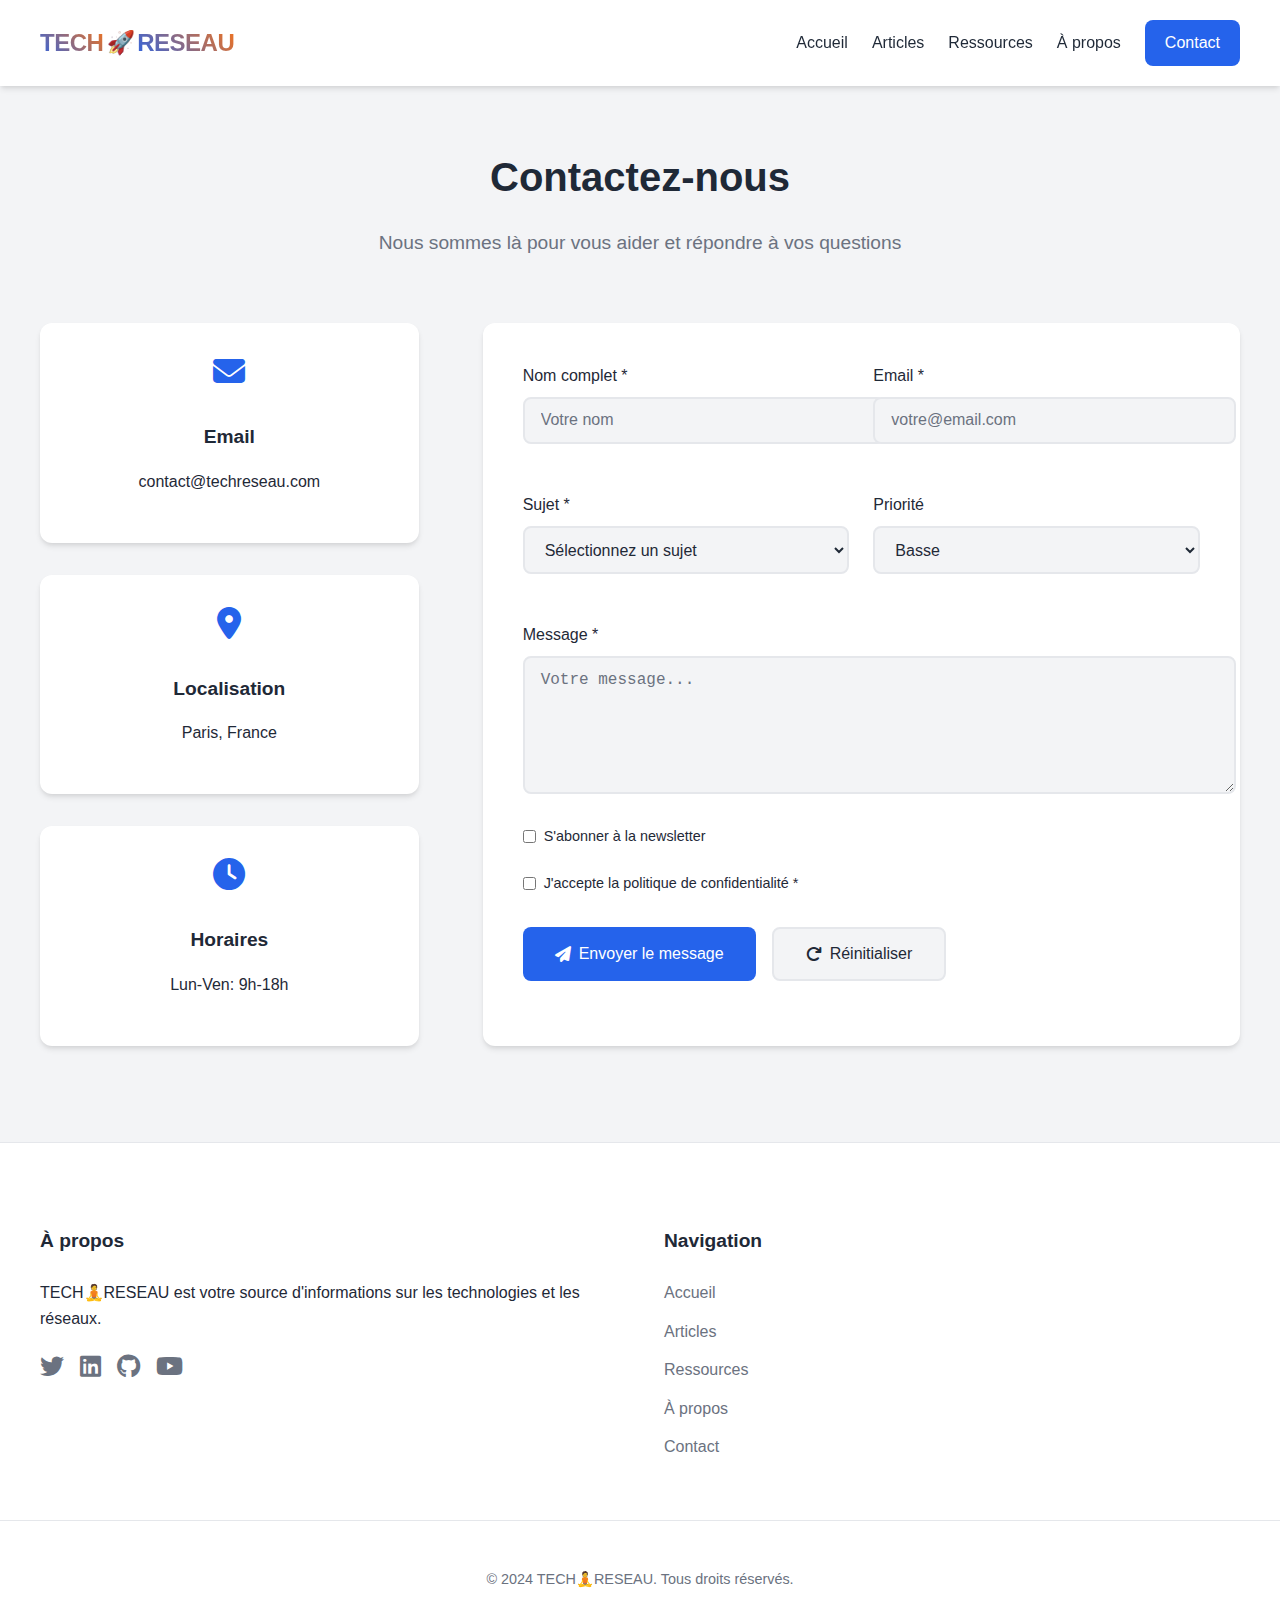
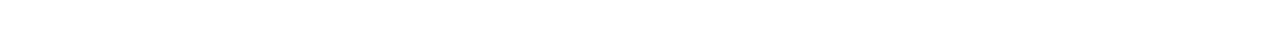
<file: contact.html>
<!DOCTYPE html>
<html lang="fr">
<head>
    <meta charset="UTF-8">
    <meta name="viewport" content="width=device-width, initial-scale=1.0">
    <title>Contact - Tech&Réseau</title>
    <link rel="stylesheet" href="styles.css">
    <link rel="stylesheet" href="https://cdnjs.cloudflare.com/ajax/libs/font-awesome/6.5.1/css/all.min.css">
</head>
<body>
    <header>
        <div class="header-container">
            <a href="index.html" class="logo">
                <span>TECH</span>
                <span class="emoji">🚀</span>
                <span>RESEAU</span>
            </a>
            <nav id="mainNav">
                <a href="index.html">Accueil</a>
                <a href="articles.html">Articles</a>
                <a href="ressources.html">Ressources</a>
                <a href="apropos.html">À propos</a>
                <a href="contact.html" class="contact">Contact</a>
            </nav>
        </div>
    </header>

    <main class="contact-container">
        <section class="contact-hero">
            <h1>Contactez-nous</h1>
            <p class="subtitle">Nous sommes là pour vous aider et répondre à vos questions</p>
        </section>

        <section class="contact-content">
            <div class="contact-info">
                <div class="info-card">
                    <i class="fas fa-envelope"></i>
                    <h3>Email</h3>
                    <p>contact@techreseau.com</p>
                </div>
                <div class="info-card">
                    <i class="fas fa-map-marker-alt"></i>
                    <h3>Localisation</h3>
                    <p>Paris, France</p>
                </div>
                <div class="info-card">
                    <i class="fas fa-clock"></i>
                    <h3>Horaires</h3>
                    <p>Lun-Ven: 9h-18h</p>
                </div>
            </div>

            <form class="contact-form" id="contactForm">
                <div class="form-row">
                    <div class="form-group">
                        <label for="name">Nom complet *</label>
                        <input type="text" id="name" name="name" required placeholder="Votre nom">
                        <span class="error-message"></span>
                    </div>
                    <div class="form-group">
                        <label for="email">Email *</label>
                        <input type="email" id="email" name="email" required placeholder="votre@email.com">
                        <span class="error-message"></span>
                    </div>
                </div>

                <div class="form-row">
                    <div class="form-group">
                        <label for="subject">Sujet *</label>
                        <select id="subject" name="subject" required>
                            <option value="">Sélectionnez un sujet</option>
                            <option value="question">Question générale</option>
                            <option value="support">Support technique</option>
                            <option value="partnership">Partenariat</option>
                            <option value="other">Autre</option>
                        </select>
                        <span class="error-message"></span>
                    </div>
                    <div class="form-group">
                        <label for="priority">Priorité</label>
                        <select id="priority" name="priority">
                            <option value="low">Basse</option>
                            <option value="medium">Moyenne</option>
                            <option value="high">Haute</option>
                        </select>
                    </div>
                </div>

                <div class="form-group">
                    <label for="message">Message *</label>
                    <textarea id="message" name="message" rows="6" required placeholder="Votre message..."></textarea>
                    <span class="error-message"></span>
                </div>

                <div class="form-group checkbox-group">
                    <input type="checkbox" id="newsletter" name="newsletter">
                    <label for="newsletter">S'abonner à la newsletter</label>
                </div>

                <div class="form-group checkbox-group">
                    <input type="checkbox" id="privacy" name="privacy" required>
                    <label for="privacy">J'accepte la politique de confidentialité *</label>
                    <span class="error-message"></span>
                </div>

                <div class="form-actions">
                    <button type="submit" class="submit-btn">
                        <i class="fas fa-paper-plane"></i>
                        Envoyer le message
                    </button>
                    <button type="reset" class="reset-btn">
                        <i class="fas fa-redo"></i>
                        Réinitialiser
                    </button>
                </div>
            </form>
        </section>
    </main>

    <footer class="footer">
        <div class="footer-container">
            <div class="footer-section">
                <h3>À propos</h3>
                <p>TECH🧘RESEAU est votre source d'informations sur les technologies et les réseaux.</p>
                <div class="footer-social">
                    <a href="#" class="social-link"><i class="fab fa-twitter"></i></a>
                    <a href="#" class="social-link"><i class="fab fa-linkedin"></i></a>
                    <a href="#" class="social-link"><i class="fab fa-github"></i></a>
                    <a href="#" class="social-link"><i class="fab fa-youtube"></i></a>
                </div>
            </div>
            <div class="footer-section">
                <h3>Navigation</h3>
                <ul class="footer-links">
                    <li><a href="index.html">Accueil</a></li>
                    <li><a href="articles.html">Articles</a></li>
                    <li><a href="ressources.html">Ressources</a></li>
                    <li><a href="apropos.html">À propos</a></li>
                    <li><a href="contact.html">Contact</a></li>
                </ul>
            </div>
        </div>
        <div class="footer-bottom">
            <p>&copy; 2024 TECH🧘RESEAU. Tous droits réservés.</p>
        </div>
    </footer>

    <script src="script.js"></script>
</body>
</html>
</file>
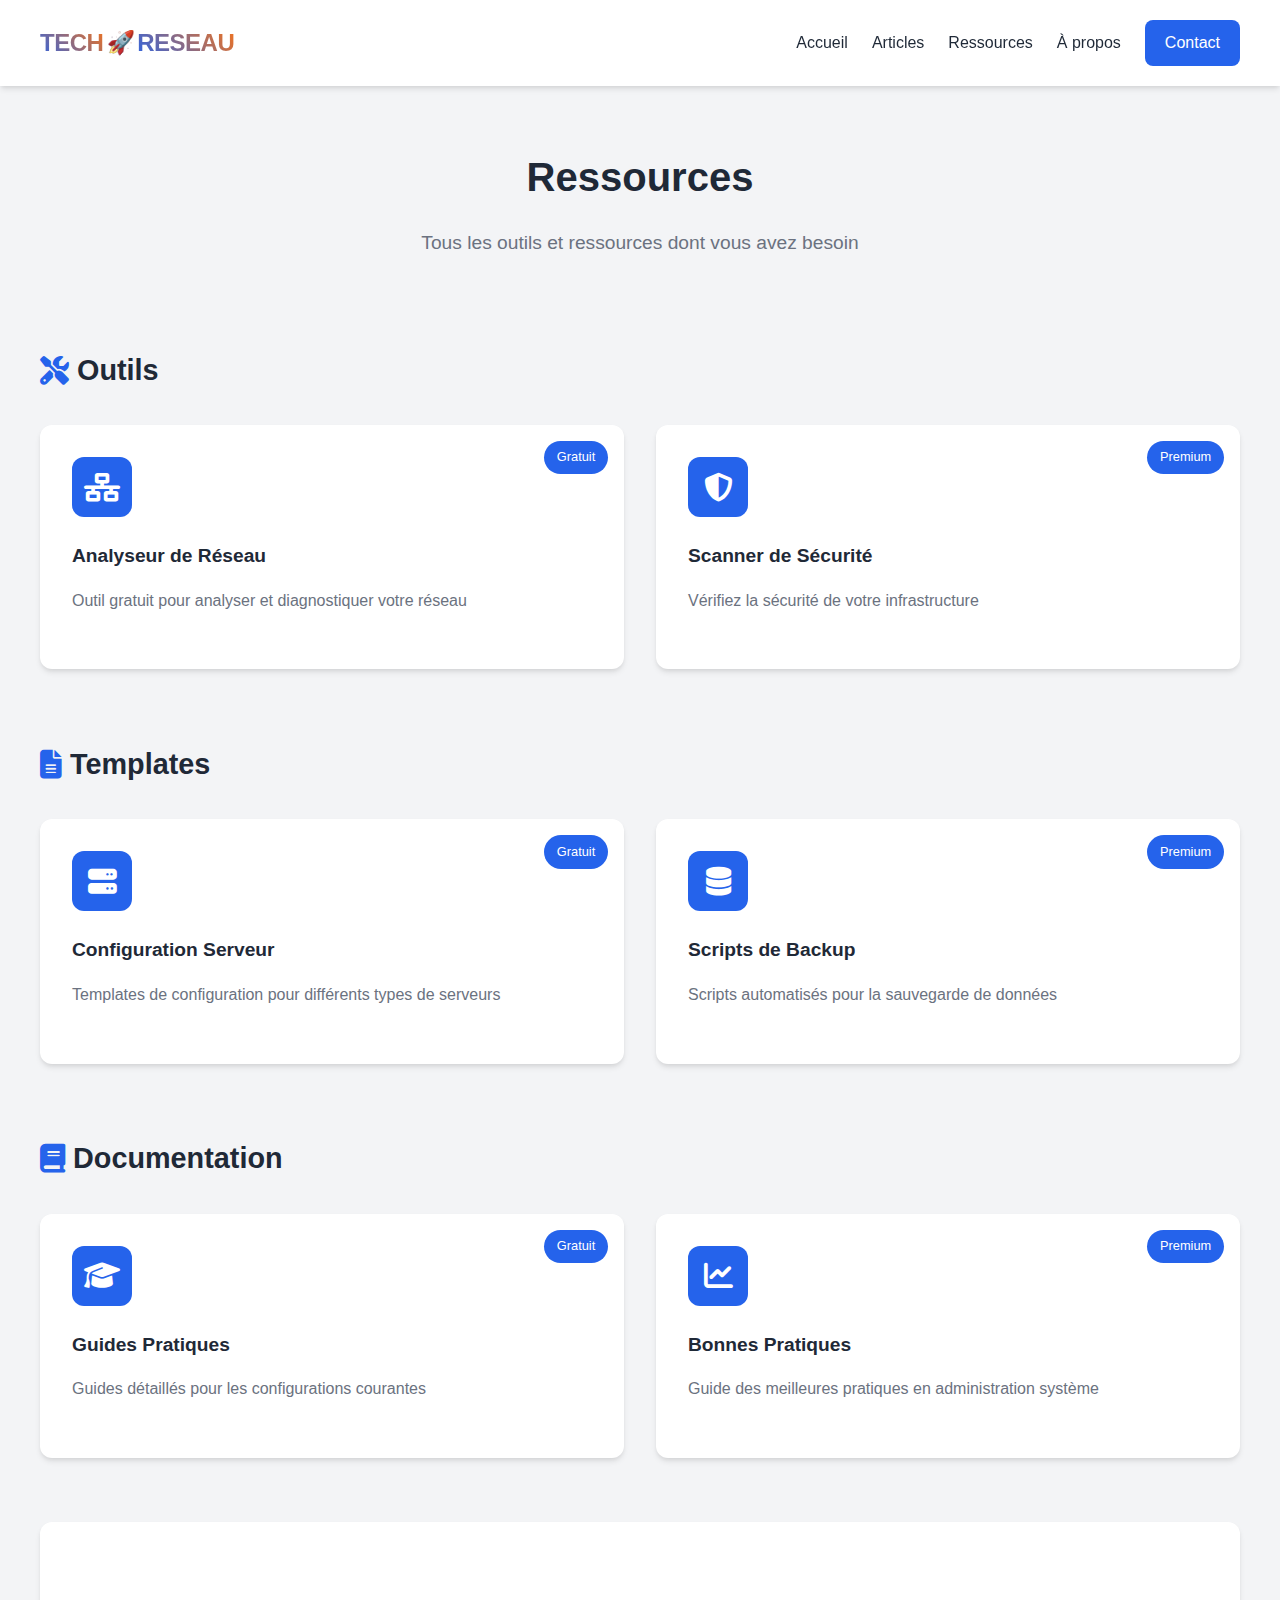
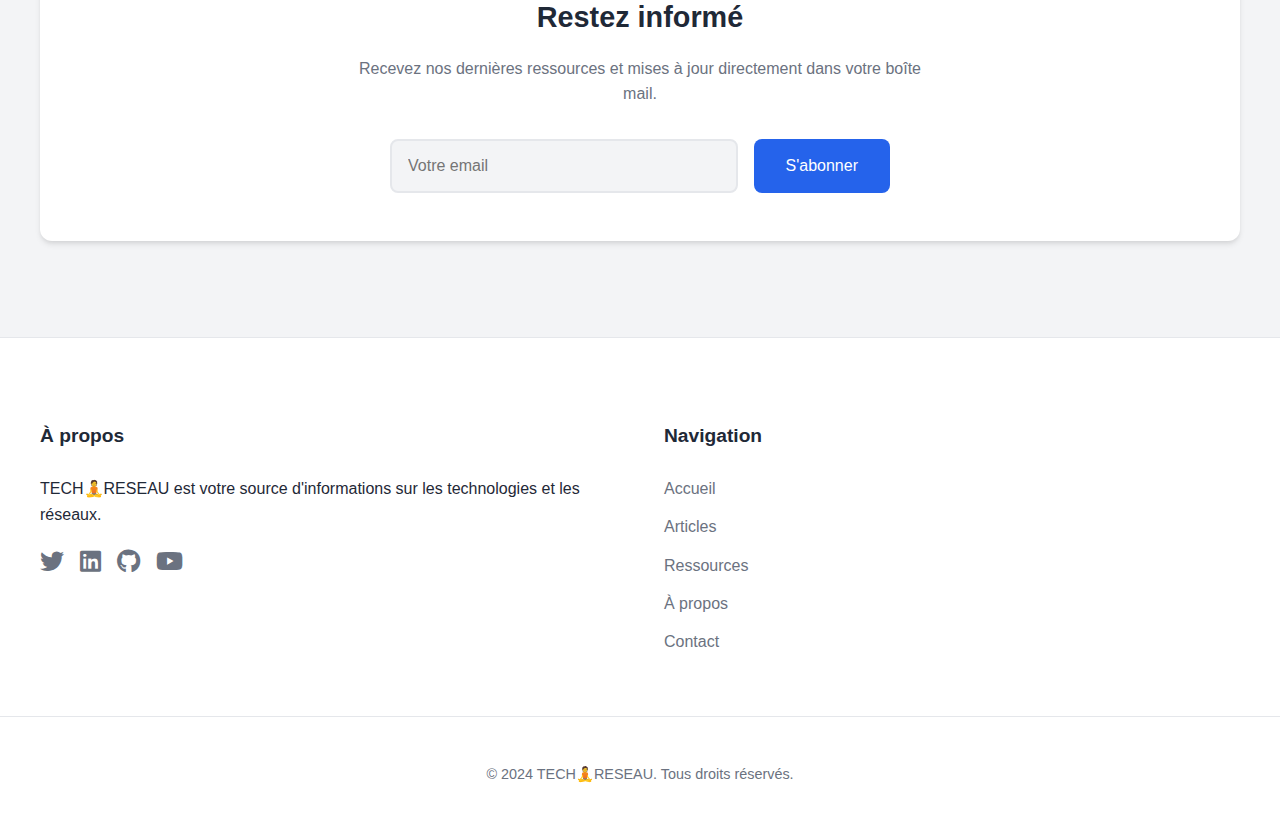
<file: ressources.html>
<!DOCTYPE html>
<html lang="fr">
<head>
    <meta charset="UTF-8">
    <meta name="viewport" content="width=device-width, initial-scale=1.0">
    <title>Ressources - Tech&Réseau</title>
    <link rel="stylesheet" href="styles.css">
    <link rel="stylesheet" href="https://cdnjs.cloudflare.com/ajax/libs/font-awesome/6.5.1/css/all.min.css">
</head>
<body>
    <header>
        <div class="header-container">
            <a href="index.html" class="logo">
                <span>TECH</span>
                <span class="emoji">🚀</span>
                <span>RESEAU</span>
            </a>
            <nav id="mainNav">
                <a href="index.html">Accueil</a>
                <a href="articles.html">Articles</a>
                <a href="ressources.html">Ressources</a>
                <a href="apropos.html">À propos</a>
                <a href="contact.html" class="contact">Contact</a>
            </nav>
        </div>
    </header>

    <main class="resources-container">
        <section class="resources-hero">
            <h1>Ressources</h1>
            <p class="subtitle">Tous les outils et ressources dont vous avez besoin</p>
        </section>

        <section class="resources-content">
            <div class="resources-grid">
                <!-- Outils -->
                <div class="resource-category">
                    <h2><i class="fas fa-tools"></i> Outils</h2>
                    <div class="resource-cards">
                        <a href="#" class="resource-card">
                            <div class="resource-icon">
                                <i class="fas fa-network-wired"></i>
                            </div>
                            <h3>Analyseur de Réseau</h3>
                            <p>Outil gratuit pour analyser et diagnostiquer votre réseau</p>
                            <span class="resource-tag">Gratuit</span>
                        </a>
                        <a href="#" class="resource-card">
                            <div class="resource-icon">
                                <i class="fas fa-shield-alt"></i>
                            </div>
                            <h3>Scanner de Sécurité</h3>
                            <p>Vérifiez la sécurité de votre infrastructure</p>
                            <span class="resource-tag">Premium</span>
                        </a>
                    </div>
                </div>

                <!-- Templates -->
                <div class="resource-category">
                    <h2><i class="fas fa-file-alt"></i> Templates</h2>
                    <div class="resource-cards">
                        <a href="#" class="resource-card">
                            <div class="resource-icon">
                                <i class="fas fa-server"></i>
                            </div>
                            <h3>Configuration Serveur</h3>
                            <p>Templates de configuration pour différents types de serveurs</p>
                            <span class="resource-tag">Gratuit</span>
                        </a>
                        <a href="#" class="resource-card">
                            <div class="resource-icon">
                                <i class="fas fa-database"></i>
                            </div>
                            <h3>Scripts de Backup</h3>
                            <p>Scripts automatisés pour la sauvegarde de données</p>
                            <span class="resource-tag">Premium</span>
                        </a>
                    </div>
                </div>

                <!-- Documentation -->
                <div class="resource-category">
                    <h2><i class="fas fa-book"></i> Documentation</h2>
                    <div class="resource-cards">
                        <a href="#" class="resource-card">
                            <div class="resource-icon">
                                <i class="fas fa-graduation-cap"></i>
                            </div>
                            <h3>Guides Pratiques</h3>
                            <p>Guides détaillés pour les configurations courantes</p>
                            <span class="resource-tag">Gratuit</span>
                        </a>
                        <a href="#" class="resource-card">
                            <div class="resource-icon">
                                <i class="fas fa-chart-line"></i>
                            </div>
                            <h3>Bonnes Pratiques</h3>
                            <p>Guide des meilleures pratiques en administration système</p>
                            <span class="resource-tag">Premium</span>
                        </a>
                    </div>
                </div>
            </div>

            <!-- Newsletter Section -->
            <div class="resources-newsletter">
                <div class="newsletter-content">
                    <h2>Restez informé</h2>
                    <p>Recevez nos dernières ressources et mises à jour directement dans votre boîte mail.</p>
                    <form class="newsletter-form">
                        <input type="email" placeholder="Votre email" required>
                        <button type="submit">S'abonner</button>
                    </form>
                </div>
            </div>
        </section>
    </main>

    <footer class="footer">
        <div class="footer-container">
            <div class="footer-section">
                <h3>À propos</h3>
                <p>TECH🧘RESEAU est votre source d'informations sur les technologies et les réseaux.</p>
                <div class="footer-social">
                    <a href="#" class="social-link"><i class="fab fa-twitter"></i></a>
                    <a href="#" class="social-link"><i class="fab fa-linkedin"></i></a>
                    <a href="#" class="social-link"><i class="fab fa-github"></i></a>
                    <a href="#" class="social-link"><i class="fab fa-youtube"></i></a>
                </div>
            </div>
            <div class="footer-section">
                <h3>Navigation</h3>
                <ul class="footer-links">
                    <li><a href="index.html">Accueil</a></li>
                    <li><a href="articles.html">Articles</a></li>
                    <li><a href="ressources.html">Ressources</a></li>
                    <li><a href="apropos.html">À propos</a></li>
                    <li><a href="contact.html">Contact</a></li>
                </ul>
            </div>
        </div>
        <div class="footer-bottom">
            <p>&copy; 2024 TECH🧘RESEAU. Tous droits réservés.</p>
        </div>
    </footer>

    <script src="script.js"></script>
</body>
</html>
</file>
<file: styles.css>
:root {
  /* Light theme */
  --primary-color: #2563eb;
  --secondary-color: #3b82f6;
  --text-color: #1f2937;
  --background-color: #f3f4f6;
  --card-bg: #ffffff;
  --card-shadow: 0 4px 6px -1px rgba(0, 0, 0, 0.1), 0 2px 4px -1px rgba(0, 0, 0, 0.06);
  --border-color: #e5e7eb;
  --muted-text: #6b7280;
}

[data-theme="dark"] {
  --primary-color: #3b82f6;
  --secondary-color: #60a5fa;
  --text-color: #f3f4f6;
  --background-color: #111827;
  --card-bg: #1f2937;
  --card-shadow: 0 4px 6px -1px rgba(0, 0, 0, 0.2), 0 2px 4px -1px rgba(0, 0, 0, 0.1);
  --border-color: #374151;
  --muted-text: #9ca3af;
}

body {
  font-family: 'Inter', 'Segoe UI', sans-serif;
  margin: 0;
  background: var(--background-color);
  color: var(--text-color);
  line-height: 1.6;
  transition: background-color 0.3s ease, color 0.3s ease;
}

/* Theme Toggle */
.theme-toggle {
  position: fixed;
  bottom: 2rem;
  right: 2rem;
  width: 3rem;
  height: 3rem;
  border-radius: 50%;
  background: var(--primary-color);
  color: white;
  border: none;
  cursor: pointer;
  display: flex;
  align-items: center;
  justify-content: center;
  font-size: 1.2rem;
  box-shadow: var(--card-shadow);
  transition: all 0.3s ease;
  z-index: 1000;
}

.theme-toggle:hover {
  transform: scale(1.1);
  background: var(--primary-dark);
}

/* Back to Top Button */
.back-to-top {
  position: fixed;
  bottom: 2rem;
  right: 6rem;
  width: 3rem;
  height: 3rem;
  border-radius: 50%;
  background: var(--primary-color);
  color: white;
  border: none;
  cursor: pointer;
  display: flex;
  align-items: center;
  justify-content: center;
  font-size: 1.2rem;
  box-shadow: var(--card-shadow);
  transition: all 0.3s ease;
  z-index: 1000;
  opacity: 0;
  visibility: hidden;
  text-decoration: none;
}

.back-to-top.visible {
  opacity: 1;
  visibility: visible;
}

.back-to-top:hover {
  transform: scale(1.1);
  background: var(--primary-dark);
  color: white;
}

/* Dark mode adjustments for buttons */
[data-theme="dark"] .theme-toggle,
[data-theme="dark"] .back-to-top {
  background: var(--primary-color);
  color: white;
}

[data-theme="dark"] .theme-toggle:hover,
[data-theme="dark"] .back-to-top:hover {
  background: var(--primary-dark);
}

/* HEADER */
header {
  background: var(--card-bg);
  box-shadow: var(--card-shadow);
  position: sticky;
  top: 0;
  z-index: 100;
}

.header-container {
  max-width: 1200px;
  margin: 0 auto;
  padding: 1.2rem;
  display: flex;
  justify-content: space-between;
  align-items: center;
}

.logo {
  font-size: 1.5rem;
  font-weight: 800;
  color: var(--text-color);
  text-decoration: none;
  display: flex;
  align-items: center;
  gap: 0.2rem;
  position: relative;
  padding: 0.3rem 0;
}

.logo::before {
  content: '';
  position: absolute;
  bottom: 0;
  left: 0;
  width: 100%;
  height: 2px;
  background: linear-gradient(90deg, var(--primary-color), #f97316);
  border-radius: 2px;
  transform: scaleX(0);
  transform-origin: left;
  transition: transform 0.3s ease;
}

.logo:hover::before {
  transform: scaleX(1);
}

.logo span {
  background: linear-gradient(45deg, var(--primary-color), #f97316);
  -webkit-background-clip: text;
  background-clip: text;
  color: transparent;
  font-weight: 900;
  letter-spacing: -0.5px;
}

.logo .emoji {
  font-size: 1.4rem;
  color: #f97316;
  animation: float 3s ease-in-out infinite;
}

@keyframes float {
  0%, 100% {
    transform: translateY(0);
  }
  50% {
    transform: translateY(-3px);
  }
}

nav {
  display: flex;
  gap: 1.5rem;
  align-items: center;
}

nav a {
  text-decoration: none;
  color: var(--text-color);
  font-weight: 500;
  transition: color 0.2s ease;
  position: relative;
}

nav a:hover {
  color: var(--primary-color);
}

nav a::after {
  content: '';
  position: absolute;
  width: 0;
  height: 2px;
  bottom: -4px;
  left: 0;
  background-color: var(--primary-color);
  transition: width 0.2s ease;
}

nav a:hover::after {
  width: 100%;
}

nav a.contact {
  background: var(--primary-color);
  color: white;
  padding: 10px 20px;
  border-radius: 8px;
  transition: transform 0.2s ease, box-shadow 0.2s ease;
}

nav a.contact:hover {
  transform: translateY(-2px);
  box-shadow: 0 4px 12px rgba(37, 99, 235, 0.2);
}

nav a.contact::after {
  display: none;
}

/* FEATURED ARTICLE */
.featured-container {
  max-width: 1200px;
  margin: 2rem auto;
  padding: 0 1.5rem;
}

.featured-article {
  background: white;
  border-radius: 20px;
  overflow: hidden;
  box-shadow: var(--card-shadow);
  display: grid;
  grid-template-columns: 1.5fr 1fr;
  transition: transform 0.3s ease;
}

.featured-article:hover {
  transform: translateY(-5px);
}

.featured-image {
  position: relative;
  height: 400px;
}

.featured-image img {
  width: 100%;
  height: 100%;
  object-fit: cover;
}

.featured-content {
  padding: 2rem;
  display: flex;
  flex-direction: column;
  justify-content: center;
}

.featured-category {
  font-size: 0.8rem;
  font-weight: bold;
  color: #666;
  text-transform: uppercase;
  margin-bottom: 0.8rem;
}

.featured-title {
  font-size: 1.1rem;
  font-weight: bold;
  line-height: 1.4;
  margin-bottom: 0.8rem;
  color: var(--text-color);
}

.featured-description {
  font-size: 0.95rem;
  color: #555;
  margin-bottom: 1rem;
  line-height: 1.6;
}

.featured-meta {
  display: flex;
  align-items: center;
  gap: 10px;
  margin-top: auto;
}

.featured-meta img {
  width: 24px;
  height: 24px;
  border-radius: 50%;
}

.featured-meta-info {
  display: flex;
  flex-direction: column;
}

.featured-author {
  font-weight: bold;
  color: var(--text-color);
  font-size: 0.8rem;
}

.featured-date {
  font-size: 0.8rem;
  color: #888;
}

/* GRID ARTICLES */
.container {
  max-width: 1200px;
  margin: 4rem auto;
  padding: 0 1.5rem;
  display: grid;
  grid-template-columns: repeat(auto-fit, minmax(320px, 1fr));
  gap: 2.5rem;
}

.card {
  background: var(--card-bg);
  border-radius: 16px;
  overflow: hidden;
  box-shadow: var(--card-shadow);
  display: flex;
  flex-direction: column;
  transition: all 0.3s ease;
  position: relative;
}

.card:hover {
  transform: translateY(-8px);
  box-shadow: 0 12px 24px -8px rgba(0, 0, 0, 0.15);
}

.card img {
  width: 100%;
  height: 200px;
  object-fit: cover;
  transition: transform 0.3s ease;
}

.card:hover img {
  transform: scale(1.05);
}

.card .category {
  font-size: 0.8rem;
  font-weight: bold;
  color: var(--muted-text);
  padding: 0.8rem 1rem 0 1rem;
  text-transform: uppercase;
}

.card h2 {
  font-size: 1.1rem;
  margin: 0.4rem 1rem;
}

.card p {
  font-size: 0.95rem;
  margin: 0.5rem 1rem 1rem;
  color: var(--muted-text);
}

.read-more {
  color: var(--primary-color);
  font-weight: bold;
  margin: 0 1rem 1rem;
  text-decoration: none;
  display: inline-block;
}

.read-more:hover {
  text-decoration: underline;
  color: #003acc;
}

.footer-meta {
  display: flex;
  align-items: center;
  gap: 10px;
  font-size: 0.8rem;
  color: var(--muted-text);
  border-top: 1px solid var(--border-color);
  padding: 1rem;
}

.footer-meta img {
  border-radius: 50%;
  width: 24px;
  height: 24px;
}

/* FOOTER */
.footer {
  background: var(--card-bg);
  border-top: 1px solid var(--border-color);
  padding: 4rem 0 2rem;
  margin-top: 4rem;
}

.footer-container {
  max-width: 1200px;
  margin: 0 auto;
  padding: 0 1.5rem;
  display: grid;
  grid-template-columns: repeat(auto-fit, minmax(250px, 1fr));
  gap: 3rem;
}

.footer-section h3 {
  color: var(--text-color);
  font-size: 1.2rem;
  margin-bottom: 1.5rem;
}

.footer-links {
  list-style: none;
  padding: 0;
  margin: 0;
}

.footer-links li {
  margin-bottom: 0.8rem;
}

.footer-links a {
  color: var(--muted-text);
  text-decoration: none;
  transition: color 0.2s ease;
}

.footer-links a:hover {
  color: var(--primary-color);
}

.footer-social {
  display: flex;
  gap: 1rem;
  margin-top: 1rem;
}

.social-link {
  color: var(--muted-text);
  font-size: 1.5rem;
  transition: color 0.2s ease, transform 0.2s ease;
}

.social-link:hover {
  color: var(--primary-color);
  transform: translateY(-3px);
}

.footer-bottom {
  text-align: center;
  padding-top: 2rem;
  margin-top: 3rem;
  border-top: 1px solid var(--border-color);
  color: var(--muted-text);
  font-size: 0.9rem;
}

/* Mobile Menu Styles */
.menu-toggle {
  display: none;
  background: none;
  border: none;
  color: var(--text-color);
  font-size: 1.5rem;
  cursor: pointer;
  padding: 0.5rem;
  z-index: 1002;
}

.menu-overlay {
  display: none;
  position: fixed;
  top: 0;
  left: 0;
  width: 100%;
  height: 100%;
  background: rgba(0, 0, 0, 0.7);
  z-index: 1001;
  opacity: 0;
  transition: opacity 0.3s ease;
  pointer-events: none;
  visibility: hidden;
}

.menu-overlay.active {
  opacity: 1;
  pointer-events: auto;
  visibility: visible;
}

@media (max-width: 768px) {
  .menu-toggle {
    display: block;
  }

  .header-container {
    flex-direction: column;
    gap: 1rem;
    padding: 1rem;
  }

  nav#mainNav {
    width: 100%;
    overflow-x: auto;
    overflow-y: hidden;
    white-space: nowrap;
    padding: 0.5rem 0;
    -webkit-overflow-scrolling: touch;
    scrollbar-width: none; /* Firefox */
    -ms-overflow-style: none; /* IE and Edge */
  }

  nav#mainNav::-webkit-scrollbar {
    display: none; /* Chrome, Safari, Opera */
  }

  nav#mainNav {
    display: flex;
    gap: 1rem;
    padding: 0.5rem 1rem;
  }

  nav#mainNav a {
    padding: 0.5rem 1rem;
    font-size: 0.9rem;
    border: 1px solid var(--border-color);
    border-radius: 20px;
    white-space: nowrap;
    background: var(--card-bg);
    transition: all 0.3s ease;
  }

  nav#mainNav a:hover {
    background: var(--primary-color);
    color: white;
    border-color: var(--primary-color);
  }

  nav#mainNav a.contact {
    background: var(--primary-color);
    color: white;
    border: none;
  }

  nav#mainNav a.contact:hover {
    background: var(--secondary-color);
  }

  .menu-overlay {
    display: none;
  }

  .container {
    margin: 2rem auto;
    gap: 1.5rem;
  }

  .featured-image {
    height: 250px;
  }

  .theme-toggle {
    bottom: 1rem;
    left: 1rem;
  }

  .footer-container {
    gap: 2rem;
  }

  .footer {
    padding: 3rem 0 1.5rem;
  }
}

/* Responsive Featured Article */
@media (max-width: 768px) {
  .featured-article {
    flex-direction: column;
  }

  .featured-image {
    width: 100%;
    height: 250px;
  }

  .featured-content {
    width: 100%;
    padding: 1.5rem;
  }

  .featured-title {
    font-size: 1.5rem;
  }
}

/* Responsive Grid Articles */
@media (max-width: 768px) {
  .articles-grid {
    grid-template-columns: 1fr;
    gap: 1.5rem;
  }

  .article-card {
    max-width: 100%;
  }
}

/* Responsive Footer */
@media (max-width: 768px) {
  .footer-container {
    grid-template-columns: 1fr;
    gap: 2rem;
    text-align: center;
  }

  .footer-social {
    justify-content: center;
  }

  .footer-links {
    text-align: center;
  }
}

/* Responsive Theme Toggle and Back to Top */
@media (max-width: 768px) {
  .theme-toggle,
  .back-to-top {
    width: 2.5rem;
    height: 2.5rem;
    font-size: 1rem;
  }

  .theme-toggle {
    bottom: 1rem;
    right: 1rem;
  }

  .back-to-top {
    bottom: 1rem;
    right: 4rem;
  }
}

@media(max-width: 1024px) {
  .featured-article {
    grid-template-columns: 1fr;
  }

  .featured-image {
    height: 300px;
  }
}

/* About Page Styles */
.about-container {
    max-width: 1200px;
    margin: 0 auto;
    padding: 2rem 1.5rem;
}

.about-hero {
    text-align: center;
    margin-bottom: 4rem;
}

.about-hero h1 {
    font-size: 2.5rem;
    margin-bottom: 1rem;
    color: var(--text-color);
}

.about-hero .subtitle {
    font-size: 1.2rem;
    color: var(--muted-text);
}

.about-section {
    margin-bottom: 4rem;
}

.about-section h2 {
    font-size: 1.8rem;
    margin-bottom: 2rem;
    color: var(--text-color);
}

.features-grid {
    display: grid;
    grid-template-columns: repeat(auto-fit, minmax(250px, 1fr));
    gap: 2rem;
}

.feature-card {
    background: var(--card-bg);
    padding: 2rem;
    border-radius: 12px;
    text-align: center;
    box-shadow: var(--card-shadow);
    transition: transform 0.3s ease;
}

.feature-card:hover {
    transform: translateY(-5px);
}

.feature-card i {
    font-size: 2.5rem;
    color: var(--primary-color);
    margin-bottom: 1rem;
}

.feature-card h3 {
    font-size: 1.2rem;
    margin-bottom: 1rem;
    color: var(--text-color);
}

.team-grid {
    display: grid;
    grid-template-columns: repeat(auto-fit, minmax(200px, 1fr));
    gap: 2rem;
}

.team-member {
    text-align: center;
}

.team-member img {
    width: 150px;
    height: 150px;
    border-radius: 50%;
    margin-bottom: 1rem;
    object-fit: cover;
}

.team-member h3 {
    font-size: 1.2rem;
    margin-bottom: 0.5rem;
    color: var(--text-color);
}

.team-member p {
    color: var(--muted-text);
}

/* Contact Page Styles */
.contact-container {
    max-width: 1200px;
    margin: 0 auto;
    padding: 2rem 1.5rem;
}

.contact-hero {
    text-align: center;
    margin-bottom: 4rem;
}

.contact-hero h1 {
    font-size: 2.5rem;
    margin-bottom: 1rem;
    color: var(--text-color);
}

.contact-hero .subtitle {
    font-size: 1.2rem;
    color: var(--muted-text);
}

.contact-content {
    display: grid;
    grid-template-columns: 1fr 2fr;
    gap: 4rem;
}

.contact-info {
    display: flex;
    flex-direction: column;
    gap: 2rem;
}

.info-card {
    background: var(--card-bg);
    padding: 2rem;
    border-radius: 12px;
    text-align: center;
    box-shadow: var(--card-shadow);
}

.info-card i {
    font-size: 2rem;
    color: var(--primary-color);
    margin-bottom: 1rem;
}

.info-card h3 {
    font-size: 1.2rem;
    margin-bottom: 0.5rem;
    color: var(--text-color);
}

/* Contact Form Styles */
.contact-form {
    background: var(--card-bg);
    padding: 2.5rem;
    border-radius: 12px;
    box-shadow: var(--card-shadow);
}

.form-row {
    display: grid;
    grid-template-columns: 1fr 1fr;
    gap: 1.5rem;
    margin-bottom: 1.5rem;
}

.form-group {
    margin-bottom: 1.5rem;
}

.form-group label {
    display: block;
    margin-bottom: 0.5rem;
    color: var(--text-color);
    font-weight: 500;
}

.form-group input,
.form-group textarea,
.form-group select {
    width: 100%;
    padding: 0.8rem 1rem;
    border: 2px solid var(--border-color);
    border-radius: 8px;
    background: var(--background-color);
    color: var(--text-color);
    font-size: 1rem;
    transition: all 0.3s ease;
}

.form-group input:focus,
.form-group textarea:focus,
.form-group select:focus {
    outline: none;
    border-color: var(--primary-color);
    box-shadow: 0 0 0 3px rgba(37, 99, 235, 0.1);
}

.form-group input::placeholder,
.form-group textarea::placeholder {
    color: var(--muted-text);
}

.error-message {
    display: none;
    color: #ef4444;
    font-size: 0.875rem;
    margin-top: 0.5rem;
}

.form-group.error input,
.form-group.error textarea,
.form-group.error select {
    border-color: #ef4444;
}

.form-group.error .error-message {
    display: block;
}

.checkbox-group {
    display: flex;
    align-items: center;
    gap: 0.5rem;
}

.checkbox-group input[type="checkbox"] {
    width: auto;
    margin: 0;
}

.checkbox-group label {
    margin: 0;
    font-size: 0.9rem;
}

.form-actions {
    display: flex;
    gap: 1rem;
    margin-top: 2rem;
}

.submit-btn,
.reset-btn {
    padding: 1rem 2rem;
    border: none;
    border-radius: 8px;
    font-size: 1rem;
    cursor: pointer;
    display: flex;
    align-items: center;
    gap: 0.5rem;
    transition: all 0.3s ease;
}

.submit-btn {
    background: var(--primary-color);
    color: white;
}

.submit-btn:hover {
    background: var(--secondary-color);
    transform: translateY(-2px);
}

.reset-btn {
    background: var(--background-color);
    color: var(--text-color);
    border: 2px solid var(--border-color);
}

.reset-btn:hover {
    background: var(--border-color);
    transform: translateY(-2px);
}

@media (max-width: 768px) {
    .form-row {
        grid-template-columns: 1fr;
        gap: 1rem;
    }

    .form-actions {
        flex-direction: column;
    }

    .submit-btn,
    .reset-btn {
        width: 100%;
        justify-content: center;
    }
}

@media (max-width: 768px) {
    .contact-content {
        grid-template-columns: 1fr;
        gap: 2rem;
    }

    .contact-info {
        flex-direction: row;
        overflow-x: auto;
        padding-bottom: 1rem;
    }

    .info-card {
        min-width: 200px;
    }

    .about-hero h1,
    .contact-hero h1 {
        font-size: 2rem;
    }
}

/* Resources Page Styles */
.resources-container {
    max-width: 1200px;
    margin: 0 auto;
    padding: 2rem 1.5rem;
}

.resources-hero {
    text-align: center;
    margin-bottom: 4rem;
}

.resources-hero h1 {
    font-size: 2.5rem;
    margin-bottom: 1rem;
    color: var(--text-color);
}

.resources-hero .subtitle {
    font-size: 1.2rem;
    color: var(--muted-text);
}

.resources-grid {
    display: grid;
    gap: 3rem;
    margin-bottom: 4rem;
}

.resource-category h2 {
    font-size: 1.8rem;
    margin-bottom: 2rem;
    color: var(--text-color);
    display: flex;
    align-items: center;
    gap: 0.5rem;
}

.resource-category h2 i {
    color: var(--primary-color);
}

.resource-cards {
    display: grid;
    grid-template-columns: repeat(auto-fit, minmax(280px, 1fr));
    gap: 2rem;
}

.resource-card {
    background: var(--card-bg);
    padding: 2rem;
    border-radius: 12px;
    box-shadow: var(--card-shadow);
    text-decoration: none;
    color: var(--text-color);
    transition: all 0.3s ease;
    position: relative;
    overflow: hidden;
}

.resource-card:hover {
    transform: translateY(-5px);
    box-shadow: 0 12px 24px -8px rgba(0, 0, 0, 0.15);
}

.resource-icon {
    width: 60px;
    height: 60px;
    background: var(--primary-color);
    border-radius: 12px;
    display: flex;
    align-items: center;
    justify-content: center;
    margin-bottom: 1.5rem;
}

.resource-icon i {
    font-size: 1.8rem;
    color: white;
}

.resource-card h3 {
    font-size: 1.2rem;
    margin-bottom: 1rem;
    color: var(--text-color);
}

.resource-card p {
    color: var(--muted-text);
    margin-bottom: 1.5rem;
    line-height: 1.6;
}

.resource-tag {
    position: absolute;
    top: 1rem;
    right: 1rem;
    padding: 0.4rem 0.8rem;
    border-radius: 20px;
    font-size: 0.8rem;
    font-weight: 500;
}

.resource-tag:not(:empty) {
    background: var(--primary-color);
    color: white;
}

/* Newsletter Section */
.resources-newsletter {
    background: var(--card-bg);
    border-radius: 12px;
    padding: 3rem;
    text-align: center;
    box-shadow: var(--card-shadow);
}

.newsletter-content h2 {
    font-size: 1.8rem;
    margin-bottom: 1rem;
    color: var(--text-color);
}

.newsletter-content p {
    color: var(--muted-text);
    margin-bottom: 2rem;
    max-width: 600px;
    margin-left: auto;
    margin-right: auto;
}

.newsletter-form {
    display: flex;
    gap: 1rem;
    max-width: 500px;
    margin: 0 auto;
}

.newsletter-form input {
    flex: 1;
    padding: 1rem;
    border: 2px solid var(--border-color);
    border-radius: 8px;
    background: var(--background-color);
    color: var(--text-color);
    font-size: 1rem;
}

.newsletter-form input:focus {
    outline: none;
    border-color: var(--primary-color);
}

.newsletter-form button {
    padding: 1rem 2rem;
    background: var(--primary-color);
    color: white;
    border: none;
    border-radius: 8px;
    font-size: 1rem;
    cursor: pointer;
    transition: all 0.3s ease;
}

.newsletter-form button:hover {
    background: var(--secondary-color);
    transform: translateY(-2px);
}

@media (max-width: 768px) {
    .resources-hero h1 {
        font-size: 2rem;
    }

    .resource-cards {
        grid-template-columns: 1fr;
    }

    .newsletter-form {
        flex-direction: column;
    }

    .newsletter-form button {
        width: 100%;
    }
}
</file>
